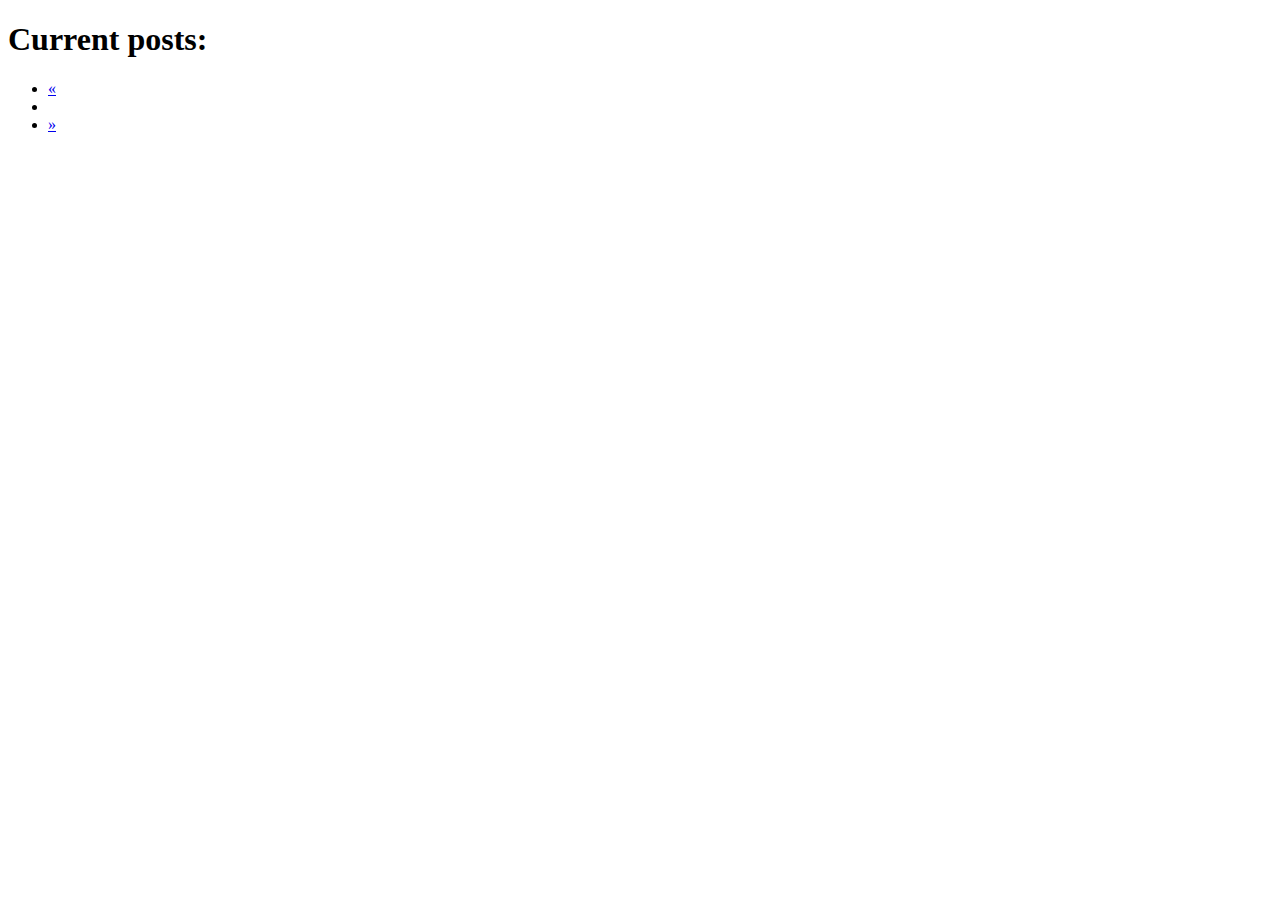
<file: blog-api/index.html>
<!DOCTYPE html>
<html lang="en">

<head>
  <meta charset="UTF-8">
  <meta http-equiv="X-UA-Compatible" content="IE=edge">
  <meta name="viewport" content="width=device-width, initial-scale=1.0">
  <title>Document</title>
  <link href="https://cdn.jsdelivr.net/npm/bootstrap@5.1.3/dist/css/bootstrap.min.css" rel="stylesheet"
    integrity="sha384-1BmE4kWBq78iYhFldvKuhfTAU6auU8tT94WrHftjDbrCEXSU1oBoqyl2QvZ6jIW3" crossorigin="anonymous">
  <link rel="stylesheet" href="style.css">
</head>

<body class="pb-4 pt-4 bg-primary bg-gradient">
  <div class="container">
    <h1 class="mb-5 text-white">Current posts:</h1>
    <nav aria-label="Page navigation">
      <ul class="pagination" id="pagination">
        <li class="page-item" id="prev-item" >
          <a class="page-link" id="prev-btn" href="#" aria-label="Previous">
            <span aria-hidden="true">&laquo;</span>
          </a>
        </li>
        <li id="next-btn-fake"></li>
        <li class="page-item" id="next-btn">
          <a class="page-link" id="next-link" href="#" aria-label="Next">
            <span aria-hidden="true">&raquo;</span>
          </a>
        </li>
      </ul>
    </nav>
    <div class="list-group-lg post-list rounded" id="list"></div>
  </div>
  <script src="./index.js"></script>
</body>

</html>
</file>
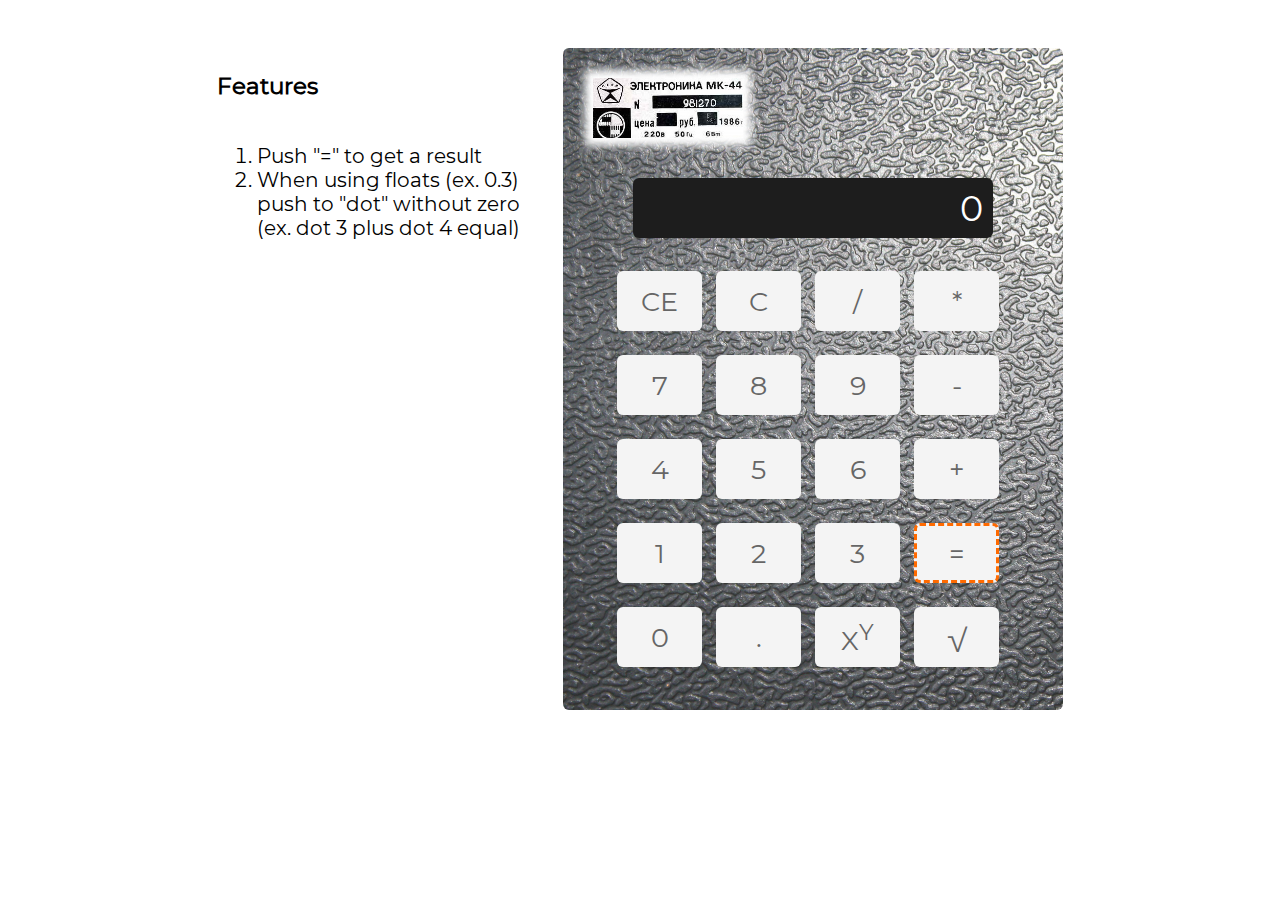
<file: calculator/index.html>
<!DOCTYPE html>
<html lang="en">
<head>
  <meta charset="UTF-8">  
  <meta name="viewport" content="width=device-width, initial-scale=1.0">
  <link rel="stylesheet" href="style.css">
  <title>calculator</title>
</head>

<body>
  <main class="main">
    <div class="instructions">
      <h3>Features</h3>
      <ol>
        <li>Push "=" to get a result </li>
        <li> When using floats (ex. 0.3) push to "dot" without zero (ex. dot 3 plus dot 4 equal)</li>
      </ol>
    </div>
      <div class="calc">
        <div class="label-box"> 
        </div>
        <div class="calc-display">
          <input disabled type="text" id="display" value="0" name="" placeholder="000000000000000000" class="calc-display-input">
        </div>
        <div class="calc-buttons">
          <table class="calc-table">
            <tr class="calc-buttons-row">
              <td>
                <button type="button" class="clear-btn btn btn-hover-red" id="ce">ce</button>
              </td>
              <td>
                <button type="button" class="clear-btn btn btn-hover-red" id="c">c</button>
              </td>
              <td>
                <button type="button" class="operator btn btn-hover-orange">/</button>
              </td>
              <td>
                <button type="button" class=" operator btn btn-hover-orange">*</button>
              </td>
            </tr>
            <tr class="calc-buttons-row">
              <td>
                <button type="button" class="number btn-hover-green btn">7</button>
              </td>
              <td>
                <button type="button" class="number btn-hover-green btn">8</button>
              </td>
              <td>
                <button type="button" class="number btn-hover-green btn">9</button>
              </td>
              <td>
                <button type="button" class="operator btn btn-hover-orange">-</button>
              </td>
            </tr>
            <tr class="calc-buttons-row">
              <td>
                <button type="button" class="number btn-hover-green btn">4</button>
              </td>
              <td>
                <button type="button" class="number btn-hover-green btn">5</button>
              </td>
              <td>
                <button type="button" class="number btn-hover-green btn">6</button>
              </td>
              <td>
                <button type="button" class="operator btn btn-hover-orange">+</button>
              </td>
            </tr>
            <tr class="calc-buttons-row">
              <td>
                <button type="button" class="number btn-hover-green btn">1</button>
              </td>
              <td>
                <button type="button" class="number btn-hover-green btn">2</button>
              </td>
              <td>
                <button type="button" class="number btn-hover-green btn">3</button>
              </td>
              <td>
                <button type="button" class="operator btn btn-equal btn-hover-orange" id="result">=</button>
              </td>
            </tr>
            <tr class="calc-buttons-row">
              <td>
                <button type="button" class="number btn-hover-green btn btn-long">0</button>
              </td>
              <td>
                <button type="button" class="btn  btn-hover-orange" id="decimal">.</button>
              </td>
              <td>
                <button type="button" class="operator btn-hover-orange btn">x<sup>y</sup></button>
              </td>
              <td>
                <button type="button" class="operator btn-hover-orange btn">&#8730;</button>
              </td>
            </tr>
          </table>
        </div>
      </div>
  </main>
  <script src="script.js">
  </script>
</body>
</html>
</file>
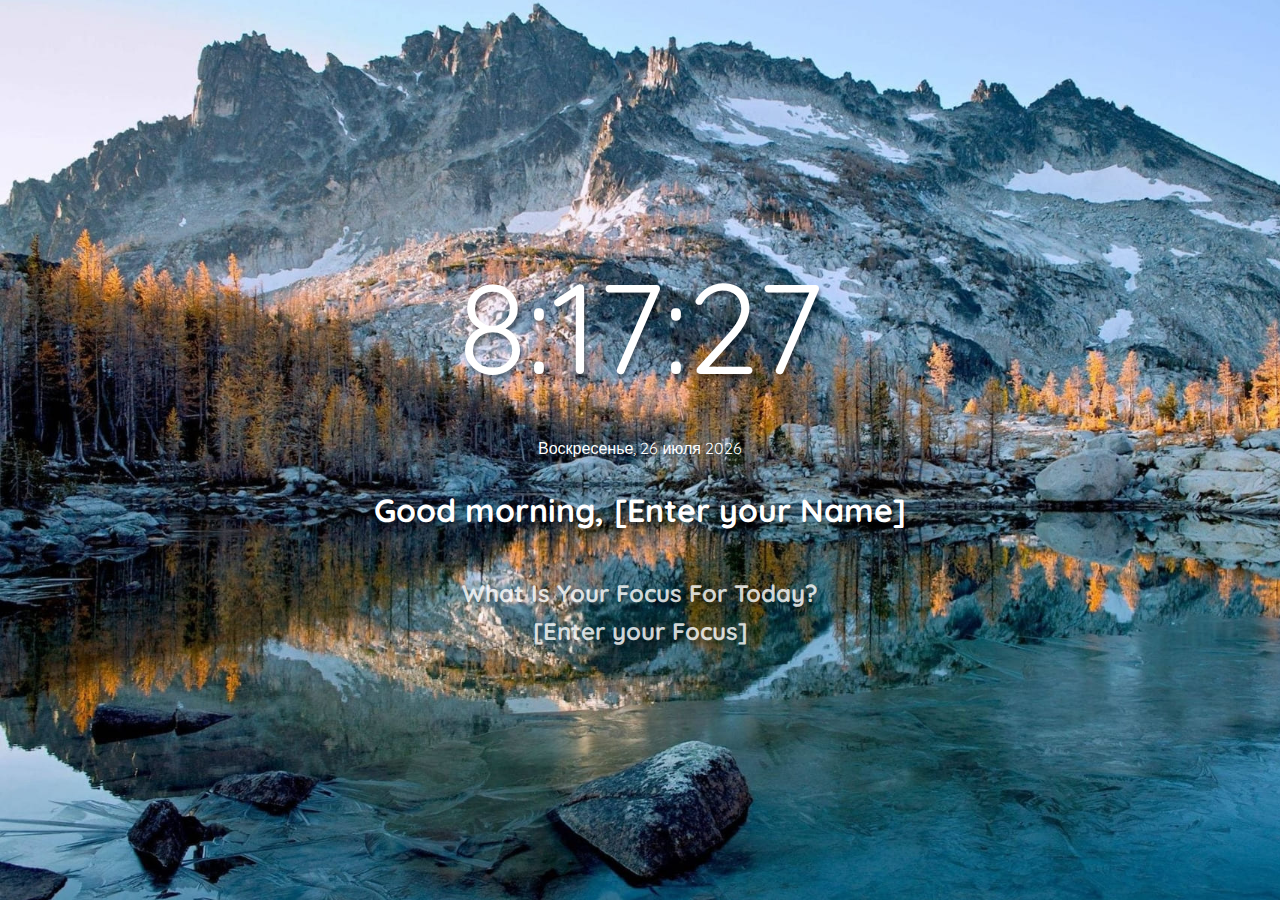
<file: momentum/index.html>
<!DOCTYPE html>
<html lang="en">
<head>
  <meta charset="UTF-8" />
  <meta name="viewport" content="width=device-width, initial-scale=1">
  <link href="https://fonts.googleapis.com/css2?family=Quicksand:wght@600&display=swap" rel="stylesheet">
  <link rel="stylesheet" href="style.css" />
  <title>momentum</title>
</head>
<body>
  <div class="container">
  <time class="time"></time>
  <time class="date"></time>
  <h1>
    <span class="greeting"></span>
    <span class="name" contenteditable="true"></span>
  </h1>
  <h2>What Is Your Focus For Today?</h2>
  <h2 class="focus" contenteditable="true"></h2>
  <script src="script.js"></script>    
  </div>

</body>
</html>
</file>
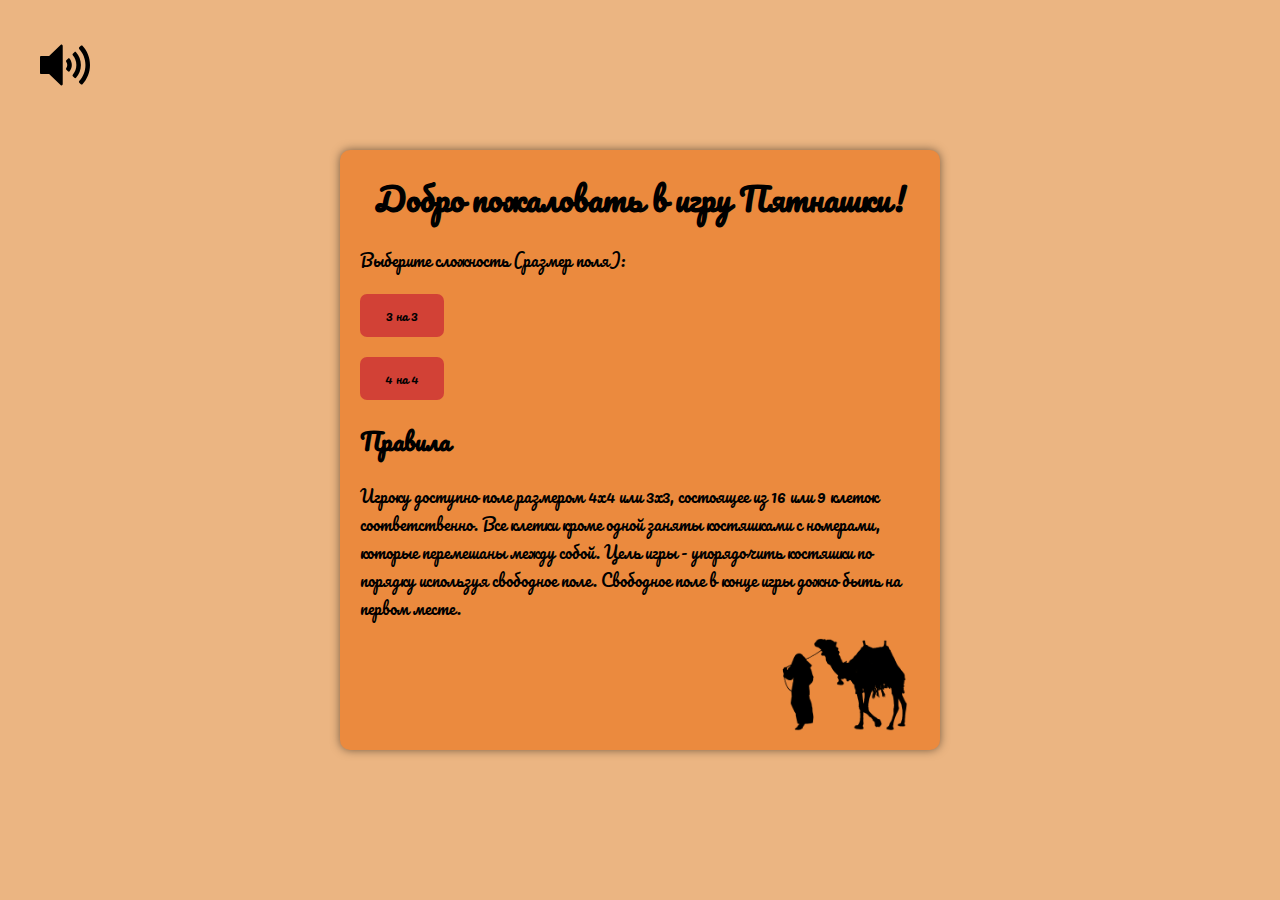
<file: puzzle-game/index.html>
<!DOCTYPE html>
<html lang="ru">
<head>
    <meta charset="UTF-8">
    <meta name="viewport" content="width=device-width, initial-scale=1.0">
    <title>Игра в пятнашки</title>
    <link rel="stylesheet" href="style.css">
    
</head>
<body>

<script src="start.js" id="start"></script>
</body>
</html>
</file>
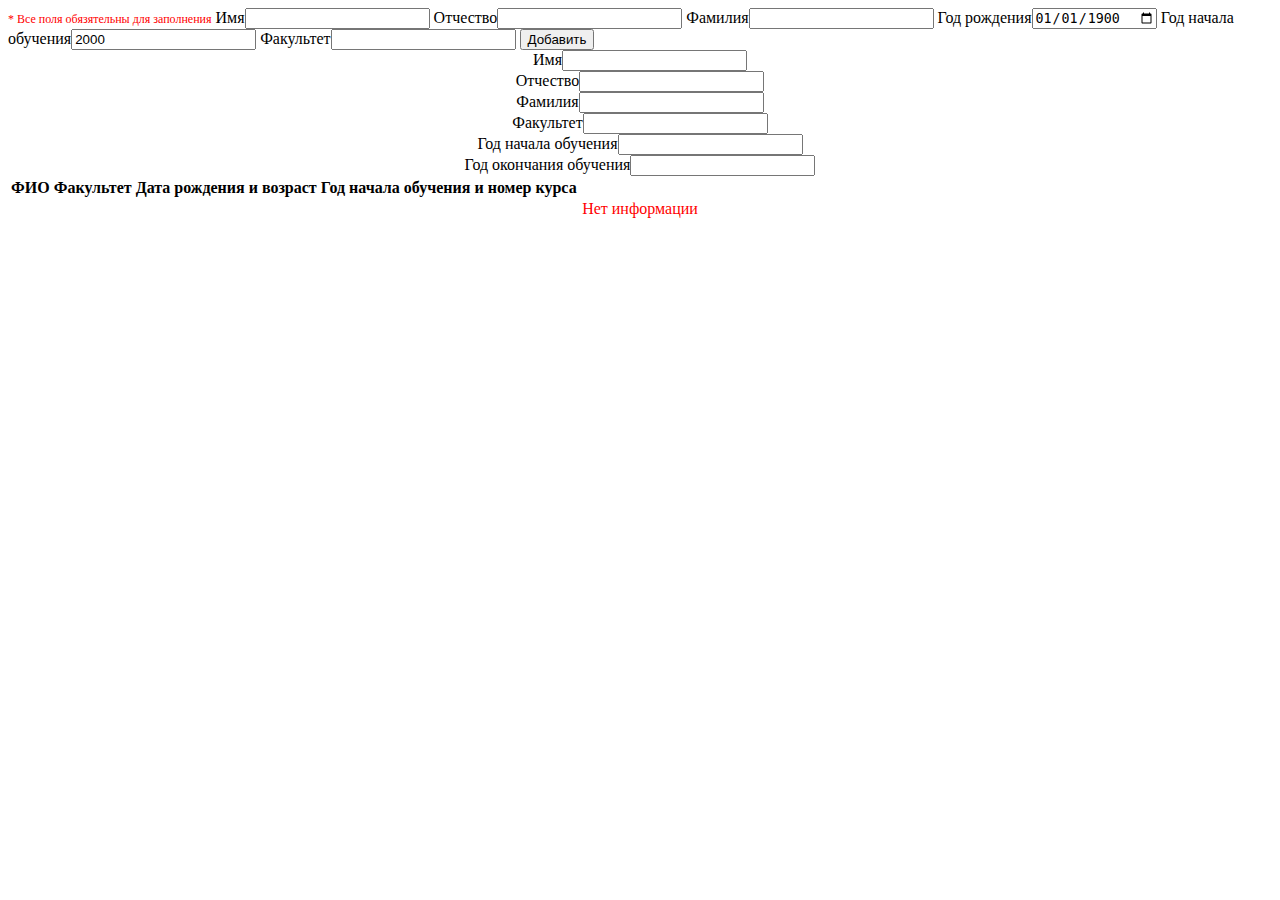
<file: Students Base/index.html>
<!doctype html>
<html lang="en">
<head>
  <meta charset="UTF-8">
  <meta content="width=device-width, user-scalable=no, initial-scale=1.0, maximum-scale=1.0, minimum-scale=1.0"
        name="viewport">
  <meta content="ie=edge" http-equiv="X-UA-Compatible">
  <title>Student Board</title>
  <link href="https://cdn.jsdelivr.net/npm/bootstrap@5.0.0-beta3/dist/css/bootstrap.min.css" rel="stylesheet"
        integrity="sha384-eOJMYsd53ii+scO/bJGFsiCZc+5NDVN2yr8+0RDqr0Ql0h+rP48ckxlpbzKgwra6" crossorigin="anonymous">
  <link href="style.css" rel="stylesheet">
  <script defer src="script.js"></script>
</head>
<body>
<div class="container">
    <form class="form row col-lg-5 mb-3" action="" id="form">
      <span class="limitations">* Все поля обязятельны для заполнения</span>
      <label class="form-label">Имя<input class="form-control" id="name" type="text" required></label>
      <label class="form-label">Отчество<input class="form-control" id="surname" type="text" required></label>
      <label class="form-label">Фамилия<input class="form-control" id="lastname" type="text" required></label>
      <label class="form-label">Год рождения<input title="Не позднее даты на сегодня" class="form-control" id="birth-date" type="date" value="1900-01-01" required></label>
      <label class="form-label">Год начала обучения<input title="Минимальное значение 2000" class="form-control" id="start-date" type="number" min="2000"
                                                           step="1" value="2000"
                                                          required></label>
      <label class="form-label">Факультет<input class="form-control" id="faculty" type="text" required></label>
      <button type="submit" class="btn btn-primary" id="add-btn">Добавить</button>
    </form>
    <form class="filter-form">
      <label class="form-label">Имя<input class="form-control filter-input" id="nameFilter" type="text" required></label>
      <label class="form-label">Отчество<input class="form-control filter-input" id="surNameFilter" type="text" required></label>
      <label class="form-label">Фамилия<input class="form-control filter-input" id="lastNameFilter" type="text" required></label>
      <label class="form-label">Факультет<input class="form-control filter-input" id="facultyFilter" type="text" required></label>
      <label class="form-label">Год начала обучения<input class="form-control filter-input" id="startDateFilter" type="number" required></label>
      <label class="form-label">Год окончания обучения<input class="form-control filter-input" id="endDateFilter" type="number" required></label>
    </form>

  <table class="student-table table table-striped" id="studentTable">
    <thead>
    <tr>
      <th id="studentName" class="table-header">ФИО</th>
      <th id="Faculty" class="table-header">Факультет</th>
      <th id="Date" class="table-header">Дата рождения и возраст</th>
      <th id="Year" class="table-header">Год начала обучения и номер курса</th>
    </tr>
    </thead>
    <tbody></tbody>
  </table>
  <div class="no-info active"> Нет информации</div>
</div>
</body>
</html>
</file>
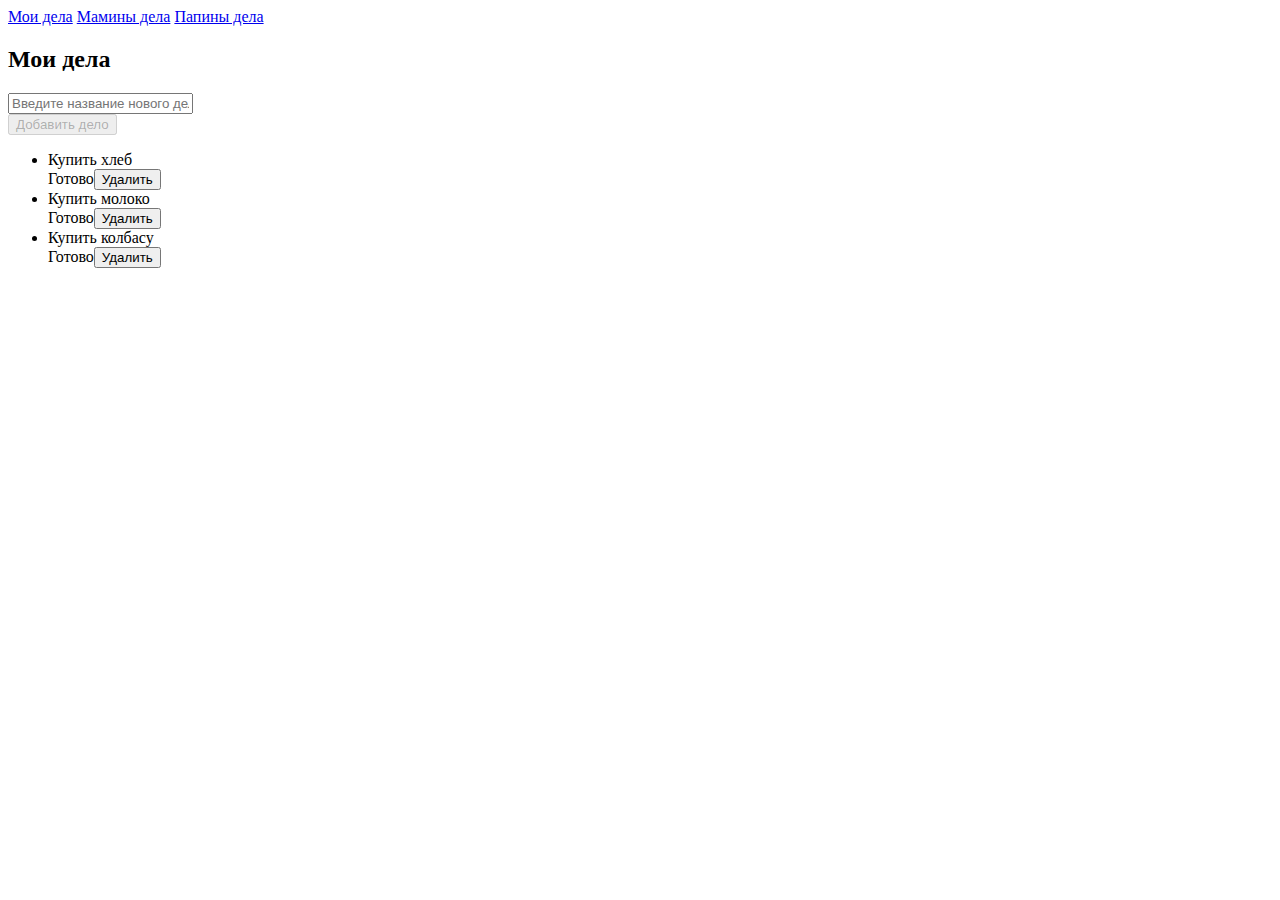
<file: TODO App/index.html>
<!DOCTYPE html>
<html lang="ru">

<head>
	<meta charset="UTF-8">
	<meta name="viewport" content="width=device-width, initial-scale=1.0">
	<title>TO-DO</title>
	<link rel="stylesheet" href="https://cdn.jsdelivr.net/npm/bootstrap@4.5.3/dist/css/bootstrap.min.css" integrity="sha384-TX8t27EcRE3e/ihU7zmQxVncDAy5uIKz4rEkgIXeMed4M0jlfIDPvg6uqKI2xXr2" crossorigin="anonymous">
	<script defer src="todo-app.js"></script>
	<script>
		document.addEventListener('DOMContentLoaded', function() {
			let defaultMyTasks = [{
					name: 'Купить хлеб',
					done: true,
				},
				{
					name: 'Купить молоко',
					done: false,
				},
				{
					name: 'Купить колбасу',
					done: false,
				},

			];

			const myTasksKey = 'myTasks';
			createTodoApp(document.getElementById('todo-app'), 'Мои дела', defaultMyTasks, myTasksKey);
		})
	</script>
</head>

<body>
	<div class="container mb-5">
		<nav class="nav">
			<a class="nav-link" href="index.html">Мои дела</a>
			<a class="nav-link" href="mom.html">Мамины дела</a>
			<a class="nav-link" href="dad.html">Папины дела</a>
		</nav>
	</div>
	<div id="todo-app" class="container"></div>
</body>

</html>
</file>
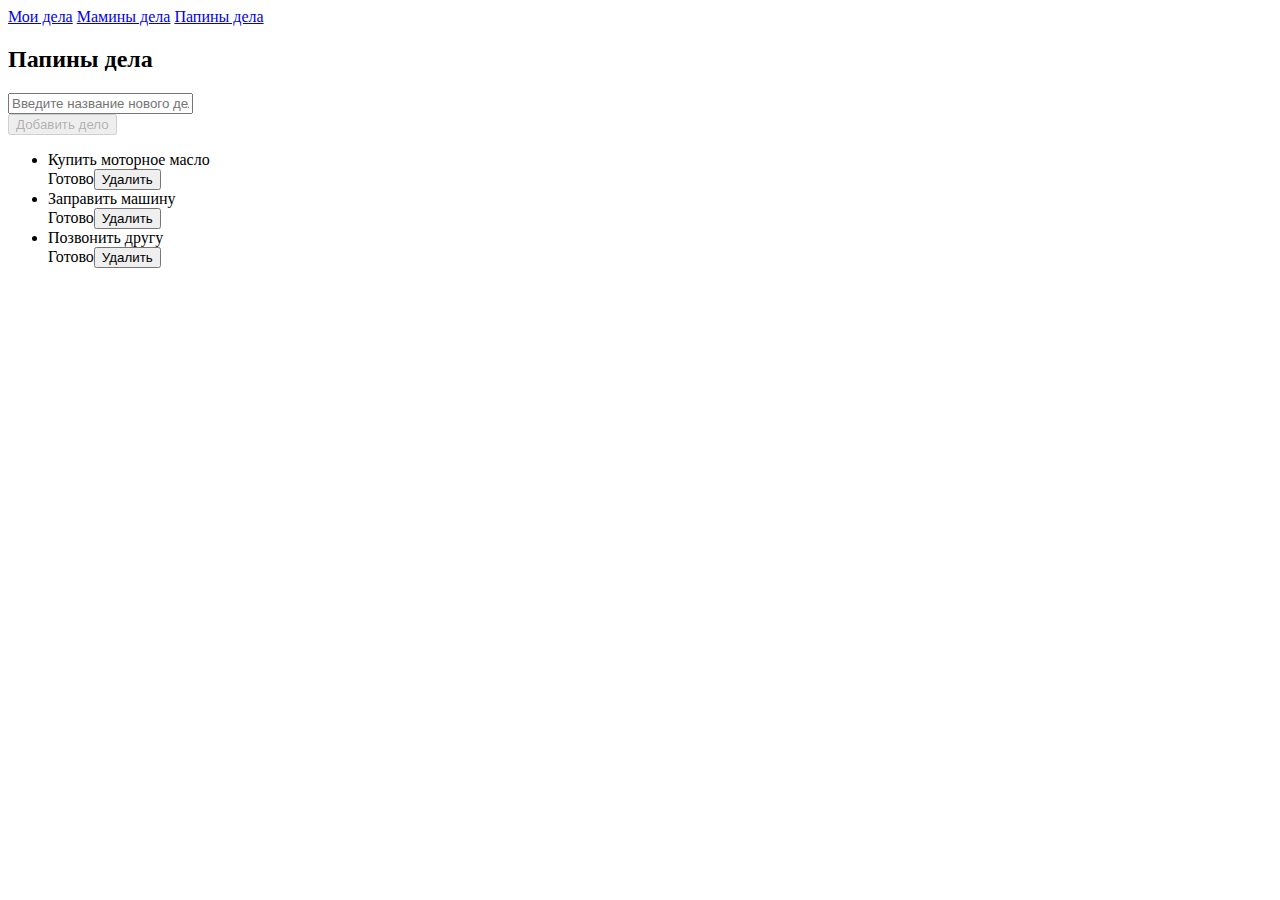
<file: TODO App/dad.html>
<!DOCTYPE html>
<html lang="ru">

<head>
	<meta charset="UTF-8">
	<meta name="viewport" content="width=device-width, initial-scale=1.0">
	<title>TO-DO</title>
	<link rel="stylesheet" href="https://cdn.jsdelivr.net/npm/bootstrap@4.5.3/dist/css/bootstrap.min.css" integrity="sha384-TX8t27EcRE3e/ihU7zmQxVncDAy5uIKz4rEkgIXeMed4M0jlfIDPvg6uqKI2xXr2" crossorigin="anonymous">
	<script defer src="todo-app.js"></script>
	<script>
		document.addEventListener('DOMContentLoaded', function() {
			let defaultDadTasks = [{
					name: 'Купить моторное масло',
					done: true,
				},
				{
					name: 'Заправить машину',
					done: false,
				},
				{
					name: 'Позвонить другу',
					done: false,
				},

			];
          const dadTasksKey = 'dadTasks';
			createTodoApp(document.getElementById('todo-app'), 'Папины дела', defaultDadTasks, dadTasksKey);
		})
	</script>
</head>

<body>
	<div class="container mb-5">
		<nav class="nav">
			<a class="nav-link" href="index.html">Мои дела</a>
			<a class="nav-link" href="mom.html">Мамины дела</a>
			<a class="nav-link" href="dad.html">Папины дела</a>
		</nav>
	</div>
	<div id="todo-app" class="container"></div>
</body>

</html>
</file>
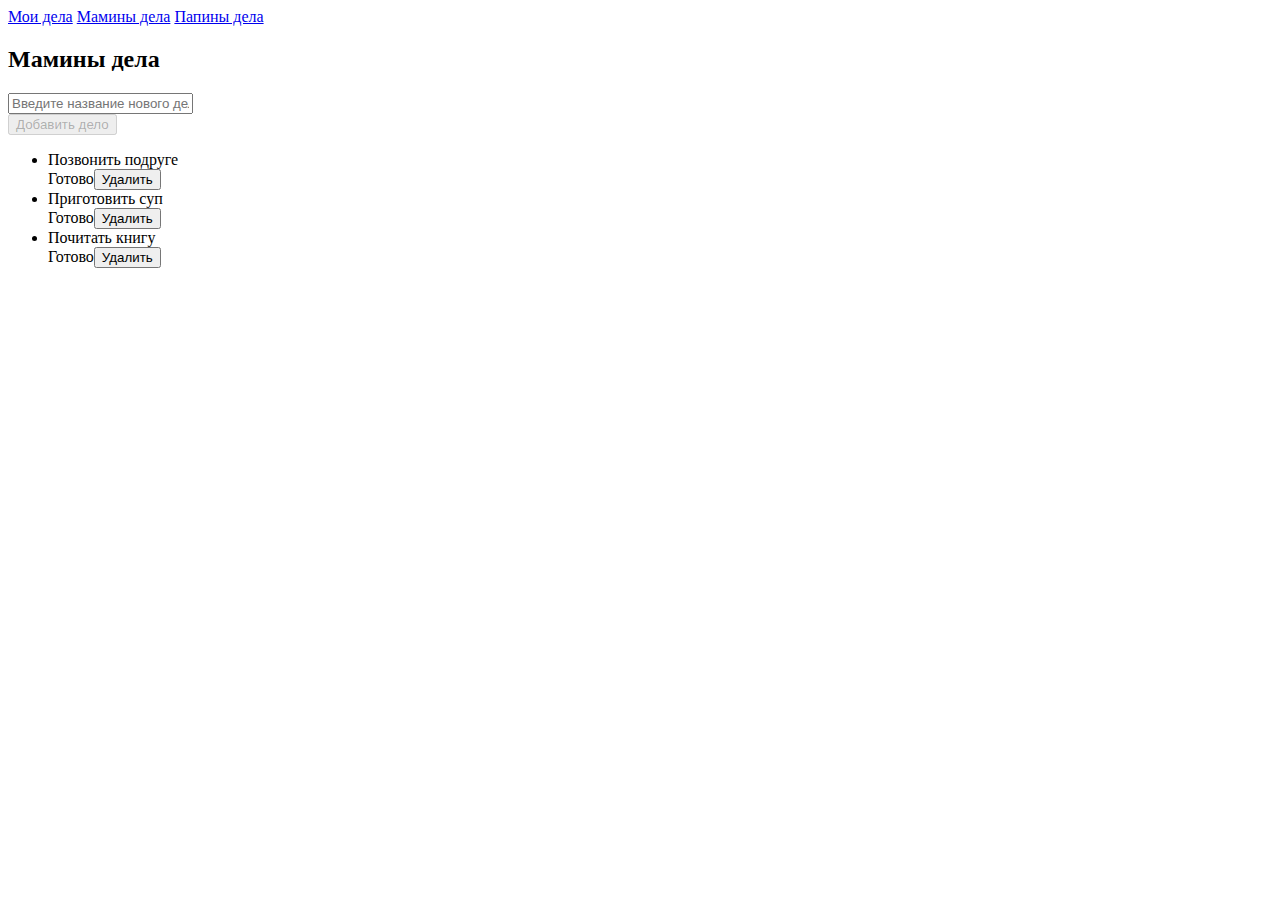
<file: TODO App/mom.html>
<!DOCTYPE html>
<html lang="ru">

<head>
	<meta charset="UTF-8">
	<meta name="viewport" content="width=device-width, initial-scale=1.0">
	<title>TO-DO</title>
	<link rel="stylesheet" href="https://cdn.jsdelivr.net/npm/bootstrap@4.5.3/dist/css/bootstrap.min.css" integrity="sha384-TX8t27EcRE3e/ihU7zmQxVncDAy5uIKz4rEkgIXeMed4M0jlfIDPvg6uqKI2xXr2" crossorigin="anonymous">
	<script defer src="todo-app.js"></script>
	<script>
		document.addEventListener('DOMContentLoaded', function() {
			let defaultMomTasks = [{
					name: 'Позвонить подруге',
					done: true,
				},
				{
					name: 'Приготовить суп',
					done: false,
				},
				{
					name: 'Почитать книгу',
					done: false,
				},

			];
          const momTasksKey = 'momTasks';
			createTodoApp(document.getElementById('todo-app'), 'Мамины дела', defaultMomTasks, momTasksKey);
		})
	</script>
</head>

<body>
	<div class="container mb-5">
		<nav class="nav">
			<a class="nav-link" href="index.html">Мои дела</a>
			<a class="nav-link" href="mom.html">Мамины дела</a>
			<a class="nav-link" href="dad.html">Папины дела</a>
		</nav>
	</div>
	<div id="todo-app" class="container"></div>
</body>

</html>
</file>
<file: blog-api/style.css>

</file>
<file: calculator/style.css>
@font-face {
  font-family: 'Montserrat';
  src: url('./fonts/Montserrat-Regular.woff');
}

* {
  box-sizing: border-box;
  font-family: 'Montserrat', sans-serif;
}

body {
    font-size: 20px;
  }
  .main {
    display: flex;
    justify-content: center;
    padding-top: 40px;
  }

  .instructions {
    display: flex;
    flex-direction: column;
    width: 25%;
    margin-right: 30px;
  }

  .instructions p {
    text-align: justify;

  }

  .calc {
    background-image: url(bg-plastic-2.jpg);
    background-size: cover;
    display: flex;
    flex-direction: column;
    align-items: center;
    width: 500px;
    padding: 30px 30px 30px 30px;
    border-radius: 6px;
    
  }

 .label-box {
    width: 150px;
    height: 60px;
    margin-bottom: 20px;
    align-self: flex-start;
    background-image: url(label.jpg);
    background-repeat: no-repeat;
    background-size: cover;
    box-shadow: 0 0 8px 8px #fff;
 }

  .calc-display-input {
    width: 360px;
    height: 60px;
    margin: 20px 0;
    border-radius: 6px;
    background-color: #1d1d1d;
    color: #fff;
    text-align: right;
    font-size: 35px;
    padding: 10px;
  }
  .calc_button-row td {
    margin: 0 auto;
    padding: 5px;
  }
  .btn {
    width: 85px;
    height: 60px;
    background-color: #f4f4f4;
    font-size: 27px;
    color: #666666;
    text-transform: uppercase;
    border-radius: 6px;
    padding: 0;
    cursor: pointer;
    transition: 0.5s all;
  }
  .btn-hover-red:hover {
    background-color: #d83e33;
    color: #f2f2f2;
  }
  .btn-hover-orange:hover {
    background-color: #ff6a00;
    color: #f2f2f2;
  }
  .btn-hover-green:hover {
    background-color: green;
    color: #f2f2f2;
  }
  .btn:active {
    transform: translateY(-1px);
  }

  #result {
      border: 3px dashed #ff6a00;
  }

  /*.btn-long {
    width: 183px;
  }
  .btn-equal {
    height: 145px;
  }*/

  input,
  button {
    padding: 5px 15px;
    margin: 10px;
    border: 0;
    outline: 0;
    border-radius: 4px;
  }
  button {
    margin-left: 0;
    padding: 15px 24px;
  }
  @media screen and (max-width: 768px) {
    .calc {
      width: 300px;
      margin: 0 auto;
    }
    .calc-display-input {
      width: 280px;
    }
    input[placeholder] {
      font-size: 28px;
    }
    input::-moz-placeholder {
      font-size: 28px;
    }
    input:-moz-placeholder {
      font-size: 28px;
    }
    input:-ms-input-placeholder {
      font-size: 28px;
    }
    .btn {
      width: 64px;
    }
    .btn-long {
      width: 140px;
    }
  }
  @media screen and (max-width: 400px) {
    .calc {
      width: 280px;
    }
    .calc-display-input {
      width: 260px;
    }
    .btn {
      width: 60px;
    }
    .btn-long {
      width: 132px;
    }
  }
</file>
<file: momentum/style.css>
* {
  box-sizing: border-box;
  margin: 0;
  padding: 0;
}

body {
  padding-top: 14%;
  padding-bottom: 14%;
  height: 100vh;
  font-family: 'Quicksand', sans-serif;
  display: flex;
  flex-direction: column;
  align-items: center;
  justify-content: center;
  text-align: center;
  background-size: cover;
  background-repeat: no-repeat;  
  color: #fff;
  text-shadow: 2px 4px 3px rgba(0,0,0,0.3);

}

.container {
  display: flex;
  flex-direction: column;
  align-items: center;
  justify-content: center;
  text-align: center;
}


.time {
  font-size: 8rem;
  
}

.date {
  margin: 2rem 0 2rem 0;
  font-size: 1rem;
}

h1 {
  margin-bottom: 3rem;
  display: flex;
  justify-content: center;
}

.greeting {
  order: 1;
}

.name {
  order: 2;
  margin-left: 10px;
  max-width: 64%;
  word-break:break-all;
  outline: none;
}

.focus {
  max-width: 60%;
  word-break:break-all;
  outline: none;

}

h2 {
  margin-bottom: 0.5rem;
  opacity: 0.8;
}

@media only screen and (min-width: 768px) and (max-width: 1280px) {
  .container {
    position: relative;
    max-width: 768px;
    padding: 0 30px;
  }

  body {
    padding-top: 14%;
    padding-bottom: 14%;
  }

  .name {
    max-width: 64%;
    word-break:break-all;
  }

  .focus {
    max-width: 768px;
    word-break:break-all;
  }
}

@media only screen and (min-width: 320px) and (max-width: 767px) {

  .container {
    position: relative;
    max-width: 320px;
    padding: 0 10px;
  }

  body {
    padding-top: 14%;
    padding-bottom: 14%;
    
  }

  h1 {
    flex-direction: column;
    align-items: center;
  }

  .time {
    font-size: 4rem;
  }

  .greeting {
    font-size: 1.5rem;
  }

  .name {
    font-size: 1.5rem;
    max-width: 100%;
    word-break:break-all;
  }

  .focus {
    max-width: 320px;
    word-break:break-all;
  }
}

@media only screen and (max-width: 319px) {
  .container {
    position: relative;
    max-width: 200px;
    padding: 0 10px;
  }

  body {
    padding-top: 14%;
    padding-bottom: 14%;
  }

  .time {
    font-size: 2rem;
  }

  .date {
    font-size: 1.5rem;
  }

  .greeting {
    font-size: 1.5rem;
  }

  .name {
    font-size: 1.0rem;
    max-width: 40%;
    word-break:break-all;
  }

  .focus {
    max-width: 200px;
    word-break:break-all;
  }

}
</file>
<file: puzzle-game/style.css>
@import url('https://fonts.googleapis.com/css2?family=Pacifico&display=swap');

* {
    margin: 0;
    padding: 0;
    box-sizing: border-box;
    font-family: 'Pacifico', cursive;

}

a {
    display: block;
    text-decoration: none;
    color: black;
    transition: 0.8s;
}

a:hover {
    color: #785a46;
}

body {

    height: 100vh;
    width: 100%;
    position: relative;
    overflow: hidden;
    background-color: #EBB582;
    transition: 0.8s;
}


.sound__trigger {
    position: absolute;
    width: 50px;
    height: 50px;
    top: 40px;
    left: 40px;
    background-image: url('img/volume.svg');
    transition: all 0.5s;
    cursor: pointer;
    transition: all 0.8s;
}

.sound__trigger.off {
    background-image: url('img/mute.svg');
}



.field {
    margin: 0 auto;
    background-color: #EB8A3E;
    border-radius: 10px;
    position: absolute;
    top: 50%;
    left: 50%;
    transition: transform 0.8s;

}


.cell {
    position: absolute;
    display: flex;
    justify-content: center;
    align-items: center;
    cursor: pointer;
    border: 3px solid #785a46;
    background-color: #4d382b;
    border-radius: 10px;
    font-size: 50px;
    color: #d24136;
    transition: all 0.3s;
}

.start__menu {
    display: block;
    position: absolute;
    top: 50%;
    left: 50%;
    margin-top: -300px;
    margin-left: -300px;
    width: 600px;
    height: 600px;
    background-color: #EB8A3E;
    border-radius: 10px;
    padding: 20px;
    background-image: url('img/camel.png');
    background-repeat: no-repeat;
    background-size: 23%;
    background-position-x: 436px;
    background-position-y: 463px;
    box-shadow: 0 0 10px rgba(0, 0, 0, 0.5);

}


.title {
    margin-bottom: 20px;
}

.choose__level {
    display: flex;
    flex-direction: column;
}

.field-btn {
    margin-top: 20px;
    width: 15%;
    cursor: pointer;
    background-color: #d24136;
    padding: 10px;
    border: none;
    border-radius: 7px;
    outline: none;
    transition: all 0.8s;
}

.field-btn:hover {
    background-color: #d2403681;
}



.title {
    text-align: center;
}

h2 {
    margin-top: 20px;
    margin-bottom: 20px;
}

@media (min-width: 320px) and (max-width: 767px) {
    .start__menu {
        width: 300px;
        height: 400px;
        margin-top: -150px;
        margin-left: -150px;
    }

    .title {
        font-size: 20px;
    }

    .field-btn {
        width: 30%;
    }

    .rules {
        display: none;
    }

}


@media (min-width: 768px) {
    .field {
        transform: scale(1.6, 1.6);

    }




}



@media (min-width: 1279px) {
    .field {
        transform: scale(2, 2);
    }


}
</file>
<file: Students Base/style.css>
.container {
  margin: 0 auto;
}

.form {
  margin: 0 auto;
}

.table-header {
  cursor: pointer;
}

.limitations {
  color: red;
  font-size: 12px;
}

.filter-name {
  margin-right: 50px;
}

.filter-form {
  display: flex;
  justify-content: space-between;
  align-items: flex-end;
}

@media (max-width: 1350px) {

  .filter-form {
    flex-direction: column;
    align-items: center;
  }
}


.no-info.active {
  display: block;
  width: 30%;
  margin: 0 auto;
  text-align: center;
  color: red;
}

.no-info {
  display: none;
}
</file>
